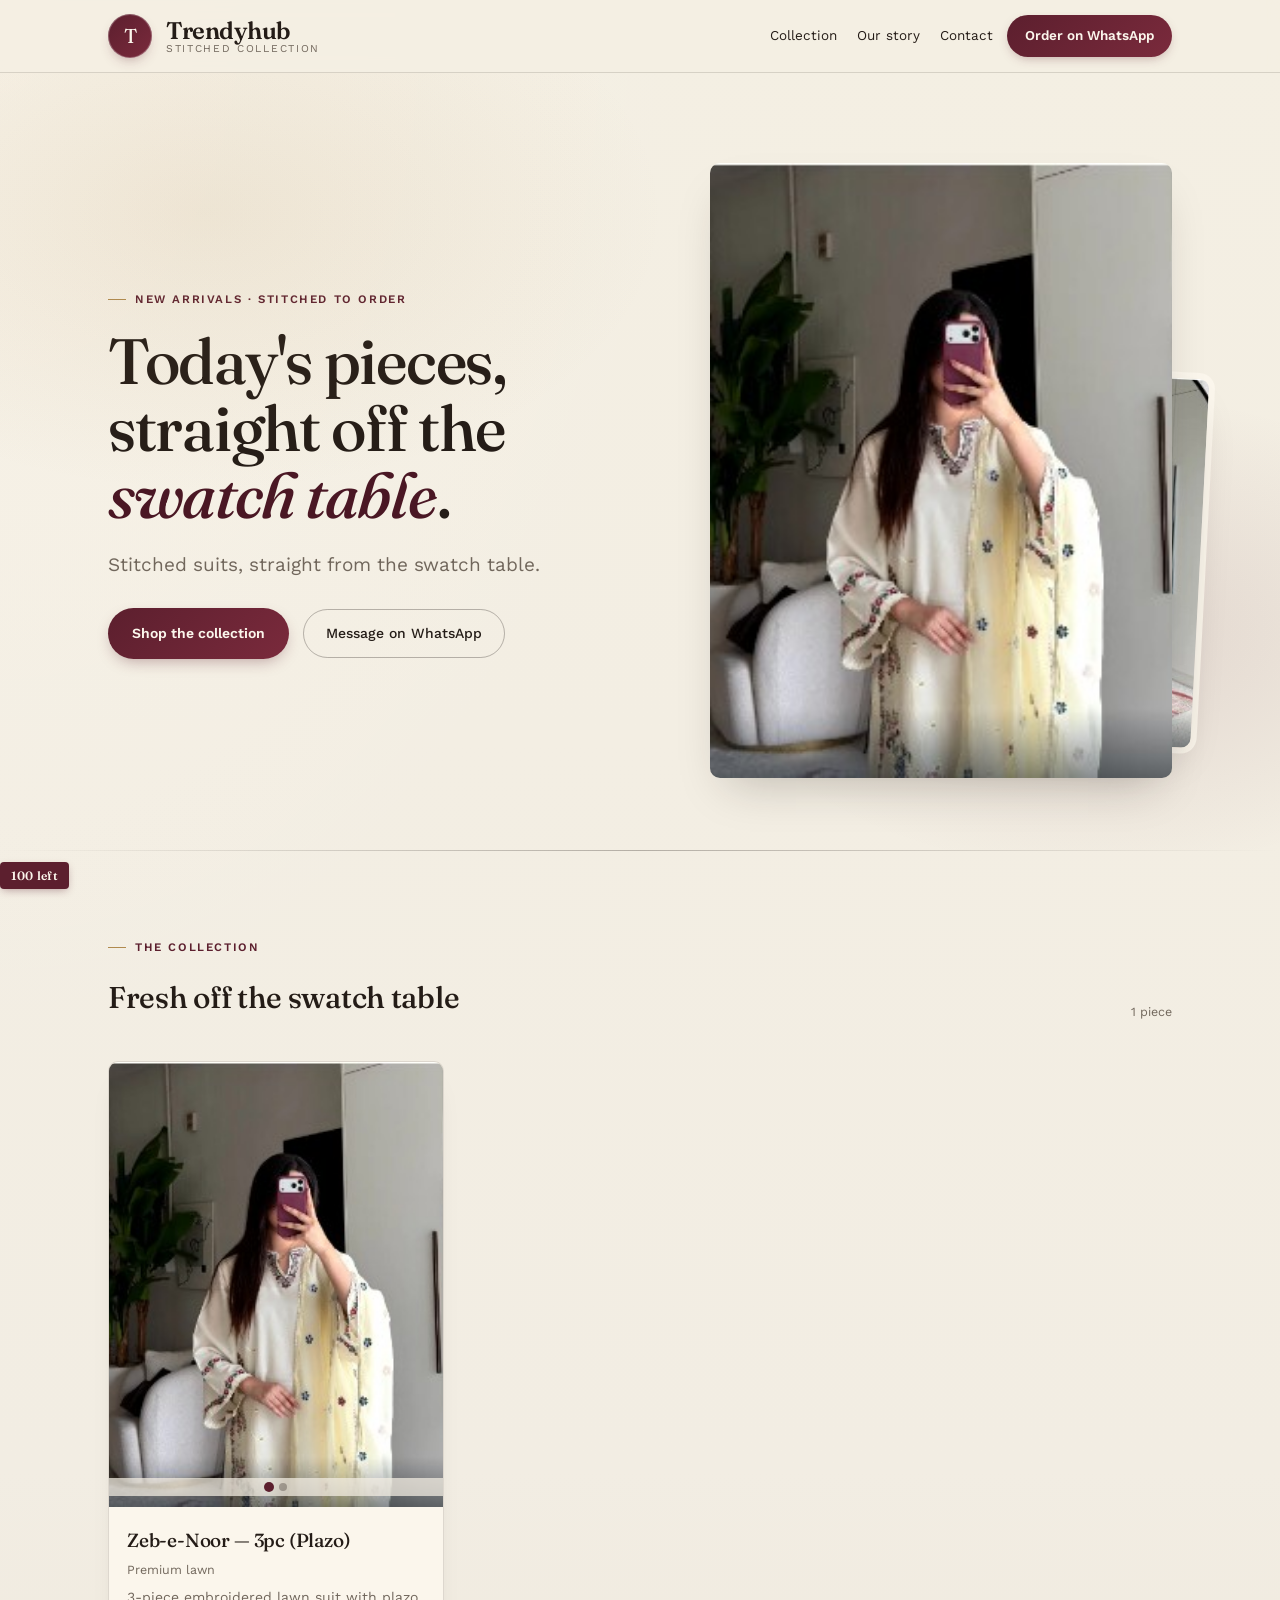
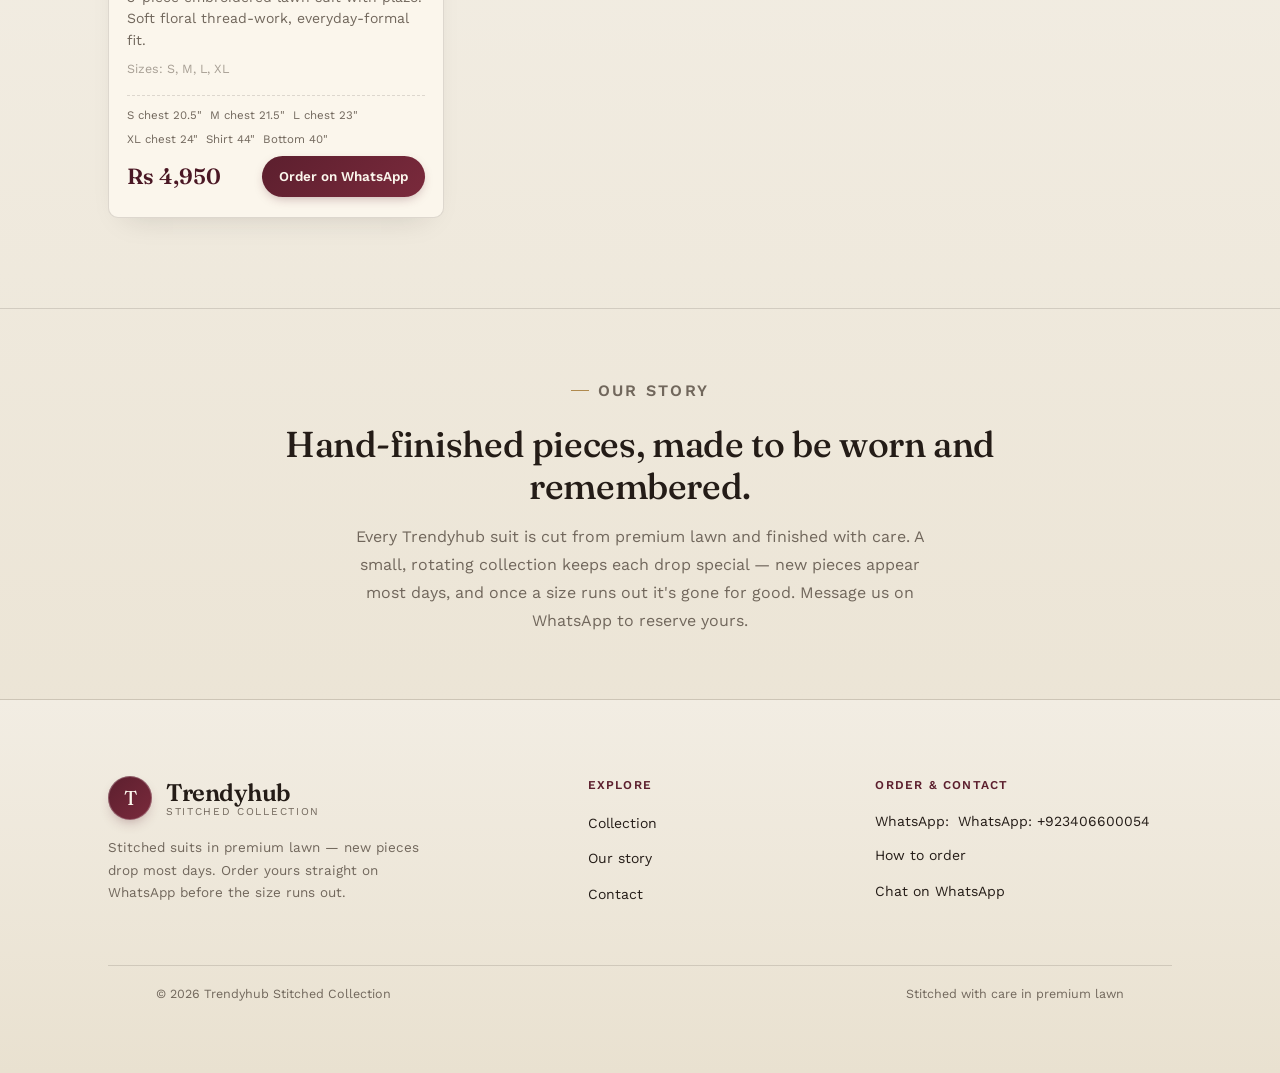
<file: index.html>
<!DOCTYPE html>
<html lang="en">
<head>
<meta charset="UTF-8">
<meta name="viewport" content="width=device-width, initial-scale=1.0">
<meta name="theme-color" content="#6E2A34">
<title>Trendyhub — Stitched Collection</title>
<meta name="description" content="Trendyhub's stitched suit catalog. Browse today's pieces and order straight on WhatsApp.">
<meta property="og:site_name" content="Trendyhub">
<meta property="og:type" content="website">
<meta property="og:title" content="Trendyhub — Stitched Collection">
<meta property="og:description" content="Stitched suits in premium lawn. New pieces added most days — order the ones you like on WhatsApp before the size runs out.">
<meta property="og:image" content="content/images/zeb-e-noor-1.jpg">
<link rel="icon" href="data:image/svg+xml,%3Csvg xmlns='http://www.w3.org/2000/svg' viewBox='0 0 32 32'%3E%3Crect width='32' height='32' rx='16' fill='%236E2A34'/%3E%3Ctext x='16' y='22' font-family='Georgia,serif' font-size='18' fill='%23F4EFE3' text-anchor='middle'%3ET%3C/text%3E%3C/svg%3E">
<link rel="stylesheet" href="css/style.css">
</head>
<body>

<header class="site-header">
  <div class="wrap">
    <a class="brand-row" href="#top" aria-label="Trendyhub home">
      <span class="mark">T</span>
      <span class="brand"><span class="brand-name">Trendyhub</span><span class="brand-sub">Stitched Collection</span></span>
    </a>
    <nav class="header-nav" aria-label="Primary">
      <a class="nav-link" href="#collection">Collection</a>
      <a class="nav-link" href="#about">Our story</a>
      <a class="nav-link" href="#contact">Contact</a>
      <a class="header-cta" id="header-whatsapp" href="#" target="_blank" rel="noopener">Order on WhatsApp</a>
    </nav>
  </div>
</header>

<main id="top">
  <section class="hero">
    <div class="wrap">
      <div class="hero-text">
        <p class="eyebrow">New arrivals · Stitched to order</p>
        <h2>Today's pieces, straight off the <em>swatch table</em>.</h2>
        <p class="lede" id="tagline">Stitched suits in premium lawn. New pieces added most days — order the ones you like on WhatsApp before the size runs out.</p>
        <div class="hero-actions">
          <a class="cta-primary" href="#collection">Shop the collection</a>
          <a class="cta-ghost" id="hero-whatsapp" href="#" target="_blank" rel="noopener">Message on WhatsApp</a>
        </div>
      </div>
      <div class="hero-collage" id="hero-photos" aria-label="Selected pieces"></div>
    </div>
  </section>

  <section class="catalog" id="collection">
    <div class="wrap">
      <div class="catalog-head">
        <div>
          <p class="eyebrow">The collection</p>
          <h3>Fresh off the swatch table</h3>
        </div>
        <span class="catalog-count" id="catalog-count"></span>
      </div>
      <div class="grid" id="grid">
        <div class="state-msg">Loading today's pieces…</div>
      </div>
    </div>
  </section>

  <section class="about" id="about">
    <div class="wrap">
      <p class="eyebrow">Our story</p>
      <h3>Hand-finished pieces, made to be worn and remembered.</h3>
      <p>Every Trendyhub suit is cut from premium lawn and finished with care. A small, rotating collection keeps each drop special — new pieces appear most days, and once a size runs out it's gone for good. Message us on WhatsApp to reserve yours.</p>
    </div>
  </section>
</main>

<footer class="site-footer" id="contact">
  <div class="wrap">
    <div class="footer-cols">
      <div class="footer-brand">
        <a class="brand-row" href="#top">
          <span class="mark">T</span>
          <span class="brand"><span class="brand-name">Trendyhub</span><span class="brand-sub">Stitched Collection</span></span>
        </a>
        <p class="note">Stitched suits in premium lawn — new pieces drop most days. Order yours straight on WhatsApp before the size runs out.</p>
      </div>
      <div class="footer-col">
        <h4>Explore</h4>
        <ul>
          <li><a href="#collection">Collection</a></li>
          <li><a href="#about">Our story</a></li>
          <li><a href="#contact">Contact</a></li>
        </ul>
      </div>
      <div class="footer-col">
        <h4>Order &amp; contact</h4>
        <ul>
          <li class="contact-line">WhatsApp: <span id="footer-contact"></span></li>
          <li><a href="#collection">How to order</a></li>
          <li><a id="footer-cta" href="#" target="_blank" rel="noopener">Chat on WhatsApp</a></li>
        </ul>
      </div>
    </div>
    <div class="bottom">
      <div class="wrap">
        <span>© <span id="foot-year"></span> Trendyhub Stitched Collection</span>
        <span>Stitched with care in premium lawn</span>
      </div>
    </div>
  </div>
</footer>

<script src="js/main.js"></script>
</body>
</html>
</file>
<file: css/style.css>
@import url('https://fonts.googleapis.com/css2?family=Fraunces:ital,opsz,wght@0,9..144,400;0,9..144,500;0,9..144,600;1,9..144,500&family=Work+Sans:wght@400;500;600&display=swap');

:root{
  --bg:#F2EDE3;
  --bg-deep:#E9E1D0;
  --paper:#FBF6EC;
  --ink:#241C17;
  --muted:#71675C;
  --brand:#5C1F2E;
  --brand-deep:#4A1724;
  --brand-2:#7A2A3C;
  --gold:#B08A4E;
  --gold-soft:#D8C49A;
  --line: rgba(36,28,23,.14);
  --line-strong: rgba(36,28,23,.3);
  --shadow: 0 22px 44px -18px rgba(36,28,23,.25);
  --radius: 10px;
  --max: 1160px;
}

*{box-sizing:border-box;}
html{scroll-behavior:smooth; scroll-padding-top:96px;}
::selection{background:var(--gold-soft); color:var(--ink);}
body{
  margin:0;
  color:var(--ink);
  font-family:'Work Sans', sans-serif;
  font-size:16px;
  line-height:1.6;
  background:
    radial-gradient(120% 88% at 0% 0%, rgba(255,249,240,.35), transparent 45%),
    linear-gradient(180deg, #F4EFE3 0%, var(--bg) 55%, var(--bg-deep) 100%);
  -webkit-font-smoothing:antialiased;
}
h1,h2,h3,h4,.serif{
  font-family:'Fraunces', serif;
  font-weight:500;
  letter-spacing:-0.01em;
  margin:0;
}
a{color:inherit; text-decoration:none;}
img{max-width:100%; display:block;}
button{font-family:inherit; cursor:pointer;}

.wrap{max-width:var(--max); margin:0 auto; padding:0 clamp(16px,4vw,48px);}

.eyebrow{
  font-family:'Work Sans',sans-serif; font-size:11.5px; font-weight:600;
  letter-spacing:.14em; text-transform:uppercase; color:var(--brand);
  display:inline-flex; align-items:center; gap:9px;
}
.eyebrow::before{content:""; width:18px; height:1px; background:var(--gold);}

/* ============ Header ============ */
.site-header{
  position:sticky; top:0; z-index:50;
  background:rgba(244,239,227,.9);
  backdrop-filter:blur(10px);
  -webkit-backdrop-filter:blur(10px);
  border-bottom:1px solid var(--line);
  padding:14px 0;
}
.site-header .wrap{display:flex; align-items:center; justify-content:space-between; gap:22px;}
.brand-row{display:flex; align-items:center; gap:14px; text-decoration:none;}
.brand-row .mark{
  width:44px; height:44px; border-radius:50%;
  background:linear-gradient(135deg, var(--brand) 0%, var(--brand-2) 100%);
  color:var(--paper); display:flex; align-items:center; justify-content:center;
  font-family:'Fraunces',serif; font-size:20px; flex-shrink:0;
  box-shadow:0 0 0 1px rgba(255,255,255,.25) inset, 0 6px 14px -6px rgba(92,31,46,.45);
}
.brand{display:flex; flex-direction:column; line-height:1.06; text-align:left;}
.brand .brand-name{font-family:'Fraunces',serif; font-size:24px; letter-spacing:-.02em; font-weight:600; color:var(--ink);}
.brand .brand-sub{font-size:10.5px; letter-spacing:.16em; text-transform:uppercase; color:var(--muted);}
.header-nav{display:flex; align-items:center; gap:8px;}
.nav-link{font-size:13.5px; color:var(--ink); padding:9px 6px; position:relative;}
.nav-link:hover{color:var(--brand);}
.header-cta{
  font-size:13.5px; font-weight:600; white-space:nowrap;
  color:var(--paper); background:linear-gradient(135deg,var(--brand),var(--brand-2));
  padding:10px 18px; border-radius:999px; text-decoration:none;
  box-shadow:0 4px 12px -4px rgba(92,31,46,.4);
  transition:transform .15s ease, box-shadow .15s ease;
}
.header-cta:hover{transform:translateY(-1px); box-shadow:0 8px 18px -5px rgba(92,31,46,.45);}
@media (max-width:760px){
  .nav-link{display:none;}
  .header-cta{font-size:12.5px; padding:9px 15px;}
  .brand .brand-name{font-size:21px;}
}
/* ============ Hero ============ */
.hero{padding:clamp(44px,7vw,96px) 0 clamp(40px,6vw,72px); position:relative; overflow:hidden;}
.hero::before{
  content:""; position:absolute; inset:0; pointer-events:none;
  background:
    radial-gradient(58% 58% at 16% 18%, rgba(176,138,78,.12), transparent 62%),
    radial-gradient(50% 50% at 86% 72%, rgba(92,31,46,.12), transparent 62%);
}
.hero .wrap{display:grid; grid-template-columns:1.05fr .9fr; gap:clamp(26px,5vw,66px); align-items:center;}
.hero-text .eyebrow{margin:0 0 20px;}
.hero h2{
  font-size:clamp(34px,5.6vw,64px); line-height:1.04; font-weight:500; letter-spacing:-.02em; max-width:13ch;
}
.hero h2 em{font-style:italic; color:var(--brand-deep);}
.hero p.lede{font-size:clamp(16px,1.7vw,19px); max-width:44ch; color:var(--muted); margin-top:22px;}
.hero-actions{display:flex; align-items:center; gap:14px; flex-wrap:wrap; margin-top:28px;}
.cta-primary{
  display:inline-flex; align-items:center; gap:9px;
  background:linear-gradient(135deg,var(--brand),var(--brand-2)); color:var(--paper);
  padding:14px 24px; border-radius:999px; font-size:14px; font-weight:600; text-decoration:none;
  box-shadow:0 6px 16px -5px rgba(92,31,46,.4); transition:transform .15s, box-shadow .15s;
}
.cta-primary:hover{transform:translateY(-2px); box-shadow:0 11px 24px -6px rgba(92,31,46,.45);}
.cta-ghost{
  display:inline-flex; align-items:center; gap:9px;
  color:var(--ink); border:1.5px solid var(--line-strong);
  padding:12px 22px; border-radius:999px; font-size:14px; font-weight:500; text-decoration:none;
  transition:background .15s, color .15s;
}
.cta-ghost:hover{background:var(--ink); color:var(--paper);}

.hero-collage{position:relative; min-height:400px; aspect-ratio:3/4;}
.hero-collage .hero-shot{display:block; border-radius:var(--radius); margin:0;}
.hero-collage .hero-shot img{width:100%; height:100%; aspect-ratio:3/4; object-fit:cover; border-radius:var(--radius); box-shadow:var(--shadow); background:var(--bg-deep);}
.hero-collage .hero-shot:nth-child(1){position:relative; z-index:3;}
.hero-collage .hero-shot:nth-child(2){position:absolute; right:-6%; top:34%; width:60%; z-index:2; box-shadow:0 0 0 6px var(--paper); transform:rotate(3deg);}
.hero-collage .hero-shot:nth-child(3){position:absolute; left:-5%; top:46%; width:44%; z-index:1; opacity:.9; transform:rotate(-3.5deg);}
@media (max-width:900px){
  .hero .wrap{grid-template-columns:1fr; gap:28px;}
  .hero-collage{display:none;}
}
/* ============ Catalog ============ */
.catalog{ padding:clamp(44px,6vw,84px) 0 clamp(52px,7vw,104px); position:relative;}
.catalog::before{content:""; position:absolute; left:0; right:0; top:0; height:1px; background:linear-gradient(90deg, transparent, var(--line-strong), transparent);}
.catalog-head{display:flex; align-items:flex-end; justify-content:space-between; margin-bottom:clamp(22px,3vw,42px); gap:20px; flex-wrap:wrap;}
.catalog-head h3{font-size:clamp(22px,3vw,30px); margin:6px 0 0;}
.catalog-count{font-size:12.5px; color:var(--muted);}

.grid{display:grid; grid-template-columns:repeat(3,1fr); gap:clamp(20px,3vw,34px) clamp(18px,2.4vw,28px);}
@media (max-width:880px){.grid{grid-template-columns:repeat(2,1fr);}}
@media (max-width:560px){.grid{grid-template-columns:1fr;}}

.piece{
  background:var(--paper); border:1px solid var(--line); border-radius:var(--radius); overflow:hidden;
  display:flex; flex-direction:column;
  box-shadow:0 14px 30px -18px rgba(36,28,23,.18);
  transition:transform .2s ease, box-shadow .2s ease;
}
.piece:hover{transform:translateY(-4px); box-shadow:0 28px 48px -22px rgba(36,28,23,.3);}
.piece .photo{aspect-ratio:3/4; overflow:hidden; background:var(--bg-deep); position:relative;}
.piece .photo-scroll{display:flex; overflow-x:auto; scroll-snap-type:x mandatory; width:100%; height:100%; -ms-overflow-style:none; scrollbar-width:none;}
.piece .photo-scroll::-webkit-scrollbar{display:none;}
.piece .photo-scroll img{width:100%; height:100%; flex:0 0 100%; object-fit:cover; scroll-snap-align:start;}
.piece .tab{
  position:absolute; top:12px; left:0; z-index:2;
  background:var(--brand); color:var(--paper); font-family:'Fraunces',serif;
  font-size:12px; font-weight:600; letter-spacing:.02em;
  padding:4px 11px; border-radius:4px; box-shadow:0 3px 8px -2px rgba(92,31,46,.4);
}
.piece .tab.sold{background:var(--ink);}
.gallery-dots{position:absolute; left:0; right:0; bottom:11px; z-index:2; display:flex; gap:6px; justify-content:center; padding:5px 0; background:rgba(244,239,227,.72);}
.gallery-dots span{width:8px; height:8px; border-radius:50%; background:rgba(36,28,23,.3); cursor:pointer; transition:transform .15s, background .15s;}
.gallery-dots span.on{background:var(--brand); transform:scale(1.25);}
.piece .body{padding:clamp(14px,2.2vw,22px) 18px 20px; display:flex; flex-direction:column; gap:7px;}
.piece h4{font-family:'Fraunces',serif; font-size:19px; line-height:1.25; font-weight:500;}
.piece .fabric{font-size:12.5px; color:var(--muted);}
.piece .desc{font-size:14px; color:var(--muted); line-height:1.55;}
.piece .meta{display:flex; flex-wrap:wrap; gap:6px 8px; font-size:11.5px; color:var(--muted); border-top:1px dashed var(--line); padding-top:10px;}
.piece .meta span{white-space:nowrap;}
.piece .foot{display:flex; align-items:center; justify-content:space-between; gap:10px; margin-top:auto;}
.piece .price{font-family:'Fraunces',serif; font-size:22px; color:var(--brand-deep); font-weight:600;}
.order-btn{
  display:inline-flex; align-items:center; gap:8px;
  background:linear-gradient(135deg,var(--brand),var(--brand-2)); color:var(--paper);
  border:none; padding:10px 17px; font-size:13.5px; font-weight:600; border-radius:999px; text-decoration:none;
  box-shadow:0 4px 12px -4px rgba(92,31,46,.4); transition:transform .15s, box-shadow .15s;
}
.order-btn:hover{transform:translateY(-1px); box-shadow:0 9px 18px -5px rgba(92,31,46,.45);}
.order-btn.disabled{background:transparent; color:var(--muted); opacity:.75; border:1px solid var(--line); pointer-events:none;}

.state-msg{padding:56px 20px; text-align:center; color:var(--muted); font-size:15px;}

/* ============ About ============ */
.about{padding:clamp(40px,5vw,72px) 0; border-top:1px solid var(--line);}
.about .wrap{max-width:840px; text-align:center;}
.about .eyebrow{margin:0 0 18px;}
.about h3{font-size:clamp(24px,3.4vw,36px); line-height:1.18; margin:0 auto;}
.about p{color:var(--muted); font-size:16px; line-height:1.75; margin:16px auto 0; max-width:60ch;}
/* ============ Footer ============ */
.site-footer{
  border-top:1px solid var(--line); padding:clamp(44px,6vw,76px) 0 clamp(32px,4vw,56px);
  background:linear-gradient(180deg, var(--bg) 0%, var(--bg-deep) 100%);
}
.site-footer .footer-cols{display:grid; grid-template-columns:1.25fr .7fr .85fr; gap:clamp(22px,3.4vw,44px); align-items:start;}
.footer-brand .brand-row{margin:0 0 16px;}
.footer-brand p.note{font-size:13.5px; color:var(--muted); line-height:1.65; max-width:40ch;}
.footer-col h4{font-family:'Work Sans',sans-serif; font-size:12px; font-weight:600; letter-spacing:.1em; text-transform:uppercase; color:var(--brand); margin:0 0 14px;}
.footer-col ul{list-style:none; margin:0; padding:0; display:flex; flex-direction:column; gap:10px;}
.footer-col a{font-size:14px; color:var(--ink);}
.footer-col a:hover{color:var(--brand);}
.contact-line{display:flex; align-items:center; gap:9px; font-size:14px; color:var(--ink);}
.site-footer .bottom{margin-top:clamp(26px,4vw,48px); padding:18px 0; border-top:1px solid var(--line); color:var(--muted); font-size:12.5px;}
.site-footer .bottom .wrap{display:flex; flex-wrap:wrap; gap:10px; justify-content:space-between;}
@media (max-width:760px){.site-footer .footer-cols{grid-template-columns:1fr; gap:28px;}}

/* ============ Photo loading (no broken-image flash) ============ */
.piece .photo img{opacity:0; transition:opacity .35s ease; background:var(--bg-deep); image-rendering:auto;}
.piece .photo img.loaded{opacity:1;}
.hero-collage .hero-shot img{background:var(--bg-deep); image-rendering:auto;}

/* ============ Lightbox ============ */
body.lightbox-open{overflow:hidden;}
.lightbox{position:fixed; inset:0; z-index:1000; background:rgba(30,22,16,.93); display:flex; align-items:center; justify-content:center; opacity:0; visibility:hidden; transition:opacity .2s ease, visibility .2s;}
.lightbox.open{opacity:1; visibility:visible;}
.lightbox-stage{max-width:94vw; max-height:86vh; display:flex; align-items:center; justify-content:center;}
.lightbox-stage img{max-width:94vw; max-height:86vh; object-fit:contain; border-radius:6px; background:#fff; box-shadow:0 30px 60px -20px rgba(0,0,0,.6);}
.lightbox-close{position:absolute; top:18px; right:24px; z-index:2; width:46px; height:46px; border-radius:50%; border:none; cursor:pointer; background:rgba(255,255,255,.1); color:#fff; font-size:26px; line-height:1;}
.lightbox-prev,.lightbox-next{position:absolute; top:50%; transform:translateY(-50%); z-index:2; border:none; cursor:pointer; width:54px; height:66px; font-size:32px; background:rgba(255,255,255,.1); color:#fff; border-radius:6px;}
.lightbox-prev{left:18px;}
.lightbox-next{right:18px;}
@media (max-width:640px){
  .lightbox-prev{left:8px; bottom:18px; top:auto;}
  .lightbox-next{right:8px; bottom:18px; top:auto;}
}

/* ============ Focus / accessibility ============ */
a:focus-visible,
.order-btn:focus-visible,
.cta-primary:focus-visible,
.cta-ghost:focus-visible,
.lightbox button:focus-visible{outline:2px solid var(--gold); outline-offset:2px;}

/* ============ Reduced motion ============ */
@media (prefers-reduced-motion: reduce){
  .piece, .piece .photo img, .hero-collage .hero-shot img, .lightbox{transition:none;}
}

/* ============ Subtle branded scrollbar ============ */
::-webkit-scrollbar{width:11px; height:11px;}
::-webkit-scrollbar-thumb{background:var(--brand); border-radius:6px;}
::-webkit-scrollbar-track{background:var(--bg);}
</file>
